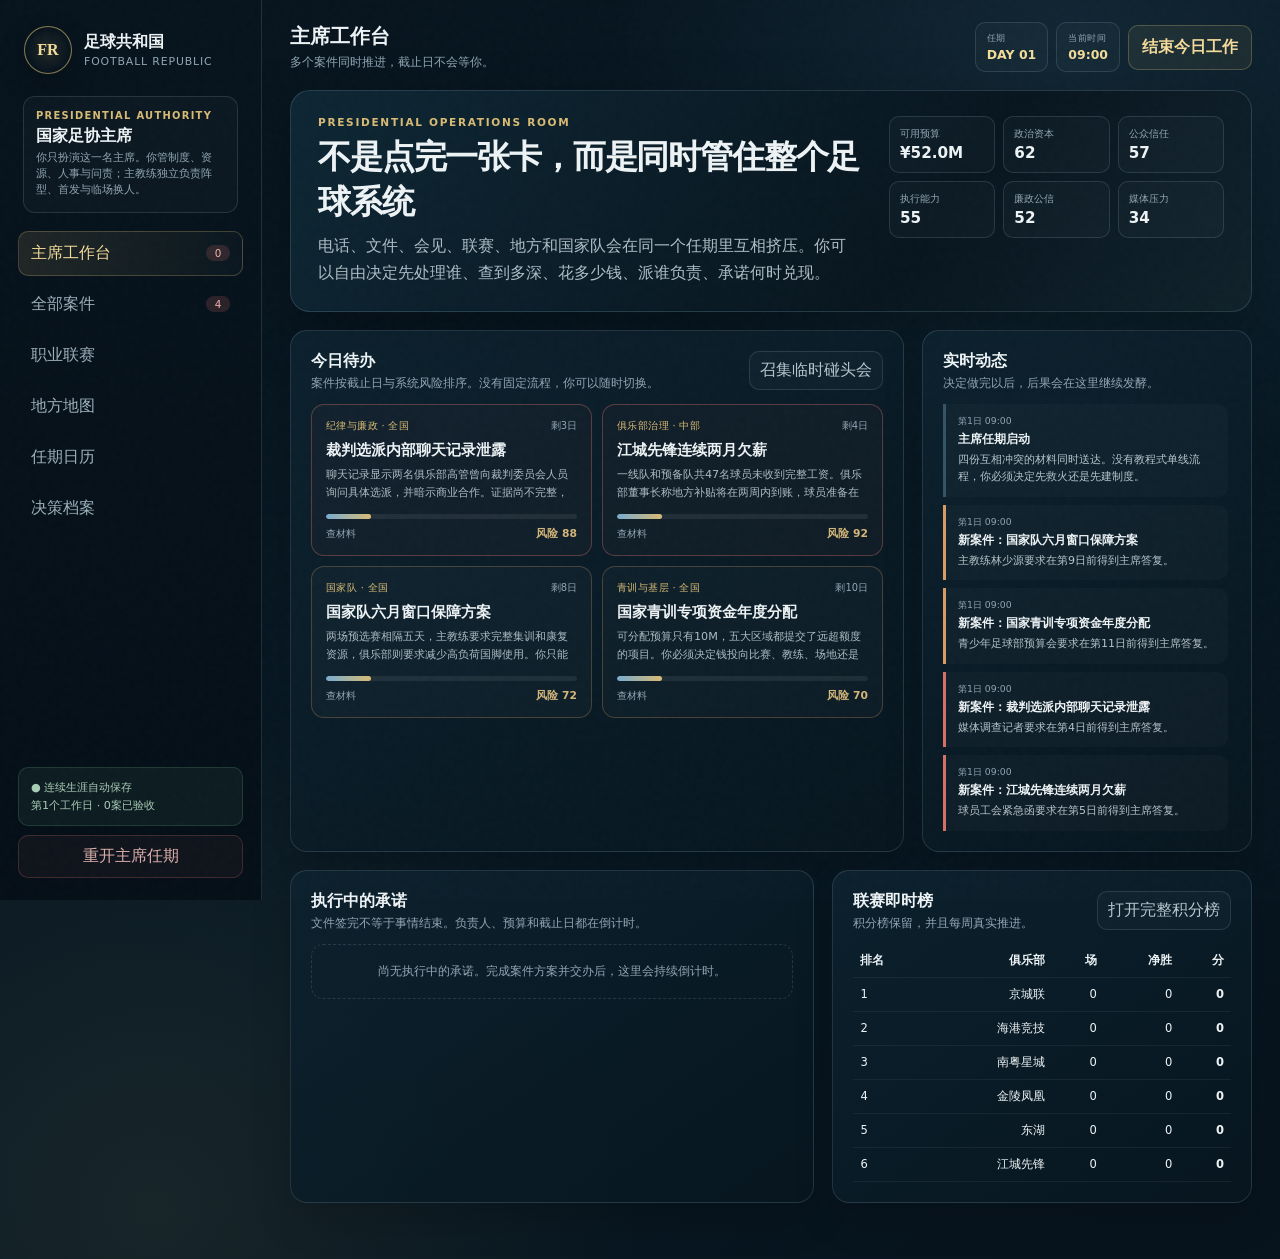
<file: progress_site/game/index.html>
<!doctype html>
<html lang="zh-CN">
<head>
  <meta charset="utf-8">
  <meta name="viewport" content="width=device-width, initial-scale=1, viewport-fit=cover">
  <meta name="theme-color" content="#07131d">
  <meta name="description" content="Football Republic 足协主席连续工作日模拟器">
  <title>足球共和国 · 足协主席生涯</title>
  <link rel="stylesheet" href="styles.css">
  <link rel="stylesheet" href="live.css">
</head>
<body>
<div class="grain" aria-hidden="true"></div>
<div class="live-app">
  <aside class="live-sidebar">
    <div class="brand"><div class="seal">FR</div><div><b>足球共和国</b><small>FOOTBALL REPUBLIC</small></div></div>
    <div class="identity"><div class="eyebrow">PRESIDENTIAL AUTHORITY</div><strong>国家足协主席</strong><span>你只扮演这一名主席。你管制度、资源、人事与问责；主教练独立负责阵型、首发与临场换人。</span></div>
    <nav class="live-nav">
      <button class="nav-button active" data-view="desk">主席工作台 <em id="deskBadge">0</em></button>
      <button class="nav-button" data-view="cases">全部案件 <em id="caseBadge">0</em></button>
      <button class="nav-button" data-view="league">职业联赛</button>
      <button class="nav-button" data-view="map">地方地图</button>
      <button class="nav-button" data-view="calendar">任期日历</button>
      <button class="nav-button" data-view="archive">决策档案</button>
    </nav>
    <div class="sidebar-bottom">
      <div class="save-badge">● 连续生涯自动保存<br><span id="saveSummary">第1个工作日</span></div>
      <button class="reset" id="resetButton">重开主席任期</button>
    </div>
  </aside>

  <main class="live-main">
    <header class="live-topbar">
      <div><h1 id="pageTitle">主席工作台</h1><p id="pageSubtitle">多个案件同时推进，截止日不会等你。</p></div>
      <div class="term-clock"><div><span>任期</span><b id="termDay">DAY 01</b></div><div><span>当前时间</span><b id="termTime">09:00</b></div><button id="advanceDayButton">结束今日工作</button></div>
    </header>

    <section class="live-view active" id="deskView">
      <div class="desk-hero">
        <div><div class="hero-kicker">PRESIDENTIAL OPERATIONS ROOM</div><h2>不是点完一张卡，而是同时管住整个足球系统</h2><p>电话、文件、会见、联赛、地方和国家队会在同一个任期里互相挤压。你可以自由决定先处理谁、查到多深、花多少钱、派谁负责、承诺何时兑现。</p></div>
        <div class="resource-strip" id="resourceStrip"></div>
      </div>
      <div class="desk-grid">
        <div class="panel queue-panel"><div class="panel-heading"><div><h3>今日待办</h3><p>案件按截止日与系统风险排序。没有固定流程，你可以随时切换。</p></div><button class="secondary compact-button" id="newBriefingButton">召集临时碰头会</button></div><div id="priorityQueue" class="case-queue"></div></div>
        <div class="panel pulse-panel"><div class="panel-heading"><div><h3>实时动态</h3><p>决定做完以后，后果会在这里继续发酵。</p></div></div><div id="liveFeed" class="live-feed"></div></div>
      </div>
      <div class="desk-grid lower">
        <div class="panel"><div class="panel-heading"><div><h3>执行中的承诺</h3><p>文件签完不等于事情结束。负责人、预算和截止日都在倒计时。</p></div></div><div id="commitmentBoard" class="commitment-board"></div></div>
        <div class="panel"><div class="panel-heading"><div><h3>联赛即时榜</h3><p>积分榜保留，并且每周真实推进。</p></div><button class="secondary compact-button" data-jump="league">打开完整积分榜</button></div><div id="miniTable"></div></div>
      </div>
    </section>

    <section class="live-view" id="casesView">
      <div class="view-hero"><div class="hero-kicker">CASE COMMAND</div><h2>主席案件室</h2><p>每个案件都需要你收集证据、设计方案、选择执行负责人并承担后续结果。不是统一的三选一。</p></div>
      <div class="case-room">
        <div class="panel case-list-panel"><div class="case-tabs" id="caseTabs"></div><div id="allCasesList" class="case-list"></div></div>
        <div class="panel case-detail-panel" id="caseDetail"><div class="empty">从左侧选择一个案件。</div></div>
      </div>
    </section>

    <section class="live-view" id="leagueView">
      <div class="view-hero"><div class="hero-kicker">PROFESSIONAL LEAGUE</div><h2>联赛不是背景板</h2><p>十二家俱乐部拥有不同财务、青训、工资与地方关系。每周赛果、现金流和政策环境都会继续变化。</p></div>
      <div class="league-grid"><div class="panel"><h3>全国职业联赛积分榜</h3><div id="leagueTable"></div></div><div class="panel"><h3>本轮赛况与风险</h3><div id="leagueRoundFeed" class="archive"></div></div></div>
      <div class="panel" style="margin-top:18px"><h3>俱乐部生态</h3><div id="clubGrid" class="club-grid"></div></div>
    </section>

    <section class="live-view" id="mapView">
      <div class="view-hero"><div class="hero-kicker">REGIONAL FOOTBALL MAP</div><h2>地方不会整齐执行你的文件</h2><p>地方足协、俱乐部、学校和场馆各有自己的利益。地图展示正在积压的现实问题，而不是抽象分数。</p></div>
      <div id="regionMap" class="region-map"></div>
    </section>

    <section class="live-view" id="calendarView">
      <div class="view-hero"><div class="hero-kicker">TERM CALENDAR</div><h2>所有承诺都有日期</h2><p>联赛轮次、国家队窗口、听证会、审计、拨款和地方视察共同占用主席时间。</p></div>
      <div class="calendar-layout"><div class="panel"><h3>未来30日</h3><div id="calendarTimeline" class="calendar-timeline"></div></div><div class="panel"><h3>安排一次主席行动</h3><div id="scheduleActionArea"></div></div></div>
    </section>

    <section class="live-view" id="archiveView">
      <div class="view-hero"><div class="hero-kicker">PRESIDENTIAL RECORD</div><h2>你的任期档案</h2><p>每一份证据、承诺、拨款、妥协、问责和比赛结果都会留下时间戳。</p></div>
      <div class="archive-layout"><div class="panel"><h3>完整工作记录</h3><div id="fullArchive" class="archive"></div></div><div class="panel"><h3>任期结果面板</h3><div id="legacyPanel"></div></div></div>
    </section>
  </main>
</div>

<template id="legacyRegressionContract">
  <p>你治理整个足球体系；政策不是加成卡，而是一条执行链；不能发出战术指令。</p>
  <div id="tableArea">预选赛战报</div>
</template>

<!-- Legacy assets retained for save compatibility and regression coverage; they do not execute in the new workday shell. -->
<script type="application/x-football-republic-legacy" src="campaign-data.js"></script>
<script type="application/x-football-republic-legacy" src="policy-data.js"></script>
<script type="application/x-football-republic-legacy" src="campaign-core.js"></script>
<script type="application/x-football-republic-legacy" src="policy-core.js"></script>
<script type="application/x-football-republic-legacy" src="policy-fixes.js"></script>
<script type="application/x-football-republic-legacy" src="campaign-ui.js"></script>
<script src="live-data.js" defer></script>
<script src="live-core.js" defer></script>
<script src="live-ui.js" defer></script>
</body>
</html>
</file>
<file: progress_site/game/styles.css>
:root{color-scheme:dark;--ink:#07131d;--panel:#0b1d29;--panel2:#102735;--line:rgba(171,198,214,.16);--gold:#d8bb74;--gold2:#f3db9a;--text:#edf3f5;--muted:#91a6b3;--green:#75c092;--red:#d66f68;--blue:#78acd0;--shadow:0 26px 70px rgba(0,0,0,.34)}
    *{box-sizing:border-box} html{scroll-behavior:smooth;background:var(--ink)}
    body{margin:0;min-height:100vh;color:var(--text);font-family:Inter,ui-sans-serif,system-ui,-apple-system,BlinkMacSystemFont,"Segoe UI","PingFang SC","Microsoft YaHei",sans-serif;background:radial-gradient(circle at 83% 4%,rgba(79,142,171,.13),transparent 28%),radial-gradient(circle at 12% 96%,rgba(216,187,116,.08),transparent 30%),linear-gradient(145deg,#07131d,#081924 54%,#07131d)}
    button,a{font:inherit}button{cursor:pointer}.grain{position:fixed;inset:0;pointer-events:none;opacity:.2;z-index:20;background-image:url("data:image/svg+xml,%3Csvg viewBox='0 0 180 180' xmlns='http://www.w3.org/2000/svg'%3E%3Cfilter id='n'%3E%3CfeTurbulence type='fractalNoise' baseFrequency='.8' numOctaves='2' stitchTiles='stitch'/%3E%3C/filter%3E%3Crect width='100%25' height='100%25' filter='url(%23n)' opacity='.10'/%3E%3C/svg%3E")}
    .app{display:grid;grid-template-columns:252px minmax(0,1fr);min-height:100vh}aside{position:sticky;top:0;height:100vh;padding:24px 18px;border-right:1px solid var(--line);background:linear-gradient(180deg,rgba(7,20,30,.98),rgba(5,15,23,.96));display:flex;flex-direction:column;z-index:8}.brand{display:flex;align-items:center;gap:12px;padding:4px 6px 22px}.seal{width:48px;height:48px;display:grid;place-items:center;border:1px solid rgba(216,187,116,.62);border-radius:50%;color:var(--gold2);font-family:Georgia,serif;font-weight:900;background:radial-gradient(circle,rgba(216,187,116,.13),transparent 70%);box-shadow:0 10px 28px rgba(0,0,0,.24)}.brand b{display:block}.brand small{display:block;margin-top:2px;color:var(--muted);font-size:.68rem;letter-spacing:.08em}.identity{margin:0 5px 18px;padding:13px 12px;border:1px solid var(--line);border-radius:12px;background:rgba(255,255,255,.025)}.identity .eyebrow{color:var(--gold);font-size:.62rem;letter-spacing:.13em;font-weight:800}.identity strong{display:block;margin-top:5px}.identity span{display:block;margin-top:3px;color:var(--muted);font-size:.7rem;line-height:1.45}nav{display:grid;gap:6px}.nav-button{width:100%;text-align:left;padding:11px 12px;border:1px solid transparent;border-radius:10px;background:transparent;color:#9db0bc}.nav-button:hover{background:rgba(255,255,255,.035);color:var(--text)}.nav-button.active{border-color:rgba(216,187,116,.26);background:linear-gradient(90deg,rgba(216,187,116,.12),rgba(255,255,255,.02));color:var(--gold2)}.sidebar-bottom{margin-top:auto}.save-badge{padding:11px 12px;border-radius:10px;background:rgba(117,192,146,.075);border:1px solid rgba(117,192,146,.19);color:#a9cdb6;font-size:.7rem;line-height:1.55}.reset{width:100%;margin-top:9px;padding:10px;border:1px solid rgba(214,111,104,.24);border-radius:10px;background:rgba(214,111,104,.055);color:#ddb0ad}
    main{min-width:0;padding:22px 28px 50px}.topbar{display:flex;justify-content:space-between;gap:18px;align-items:center;margin-bottom:20px}.topbar h1{margin:0;font-size:1.25rem}.topbar p{margin:4px 0 0;color:var(--muted);font-size:.76rem}.clock{padding:10px 13px;border:1px solid var(--line);border-radius:11px;background:rgba(255,255,255,.025);text-align:right}.clock b{display:block;color:var(--gold2);font-size:.84rem}.clock span{color:var(--muted);font-size:.68rem}.scene{display:none}.scene.active{display:block;animation:fade .25s ease}@keyframes fade{from{opacity:.4;transform:translateY(4px)}to{opacity:1;transform:none}}
    .hero{position:relative;overflow:hidden;padding:28px;border:1px solid rgba(137,174,195,.21);border-radius:22px;background:linear-gradient(125deg,rgba(14,39,53,.98),rgba(8,22,31,.98) 62%,rgba(17,34,43,.98));box-shadow:var(--shadow)}.hero::after{content:"";position:absolute;right:-80px;top:-130px;width:360px;height:360px;border-radius:50%;border:1px solid rgba(216,187,116,.13);box-shadow:0 0 0 35px rgba(216,187,116,.025),0 0 0 76px rgba(216,187,116,.018)}.hero-kicker{color:var(--gold);font-size:.66rem;letter-spacing:.16em;font-weight:900}.hero h2{position:relative;z-index:1;margin:8px 0 7px;font-size:clamp(1.55rem,3vw,2.65rem);letter-spacing:-.035em}.hero p{position:relative;z-index:1;max-width:790px;margin:0;color:#afbec6;line-height:1.72}.stage-row{position:relative;z-index:1;display:flex;flex-wrap:wrap;gap:7px;margin-top:20px}.stage{padding:6px 9px;border:1px solid var(--line);border-radius:999px;color:#6f8490;font-size:.66rem;background:rgba(255,255,255,.018)}.stage.done{color:#9cc4aa;border-color:rgba(117,192,146,.21)}.stage.current{color:#15202a;background:var(--gold);border-color:var(--gold);font-weight:850}
    .grid{display:grid;grid-template-columns:minmax(0,1.42fr) minmax(300px,.78fr);gap:18px;margin-top:18px}.grid.equal{grid-template-columns:1fr 1fr}.panel{padding:20px;border:1px solid var(--line);border-radius:17px;background:linear-gradient(145deg,rgba(13,34,47,.9),rgba(8,22,31,.9));box-shadow:0 16px 38px rgba(0,0,0,.18)}.panel h3{margin:0 0 6px;font-size:1rem}.panel-lede{margin:0 0 16px;color:var(--muted);font-size:.76rem;line-height:1.55}.choices{display:grid;gap:9px}.choice{width:100%;padding:14px 15px;text-align:left;border:1px solid rgba(137,174,195,.16);border-radius:12px;background:rgba(255,255,255,.025);color:var(--text);transition:.18s}.choice:hover{transform:translateY(-1px);border-color:rgba(216,187,116,.42);background:rgba(216,187,116,.055)}.choice b{display:block;margin-bottom:4px}.choice span{display:block;color:var(--muted);font-size:.72rem;line-height:1.5}.choice.selected{border-color:var(--gold);background:rgba(216,187,116,.09)}.primary{width:100%;margin-top:13px;padding:12px 14px;border:0;border-radius:11px;color:#13202a;background:linear-gradient(135deg,var(--gold2),var(--gold));font-weight:900;box-shadow:0 12px 25px rgba(216,187,116,.15)}.primary:disabled{cursor:not-allowed;opacity:.36;box-shadow:none}.secondary{width:100%;padding:10px 12px;border:1px solid var(--line);border-radius:10px;color:#b8c6ce;background:rgba(255,255,255,.025)}
    .brief-list,.archive,.schedule{display:grid;gap:9px}.brief{display:flex;justify-content:space-between;gap:14px;padding-bottom:9px;border-bottom:1px solid rgba(255,255,255,.055)}.brief:last-child{border-bottom:0}.brief span{color:var(--muted);font-size:.72rem}.brief b{font-size:.76rem;text-align:right}.metrics{display:grid;grid-template-columns:repeat(2,1fr);gap:9px}.metric{padding:12px;border:1px solid var(--line);border-radius:11px;background:rgba(255,255,255,.018)}.metric span{display:block;color:var(--muted);font-size:.65rem}.metric b{display:block;margin-top:4px;font-size:1.02rem}.metric.good b{color:#9bc9ab}.metric.warn b{color:#e4c787}.metric.bad b{color:#df918c}.authority,.notice{padding:12px 13px;border:1px solid rgba(120,172,208,.19);border-radius:11px;background:rgba(120,172,208,.055);color:#b5c8d3;font-size:.73rem;line-height:1.6}.notice{border-color:rgba(117,192,146,.18);background:rgba(117,192,146,.055);color:#a9cdb6}.guest-list{display:grid;gap:8px}.guest{display:grid;grid-template-columns:38px 1fr;gap:10px;align-items:center;padding:10px;border:1px solid var(--line);border-radius:11px;background:rgba(255,255,255,.02)}.guest-avatar{width:38px;height:38px;display:grid;place-items:center;border-radius:10px;color:var(--gold2);background:linear-gradient(145deg,#214252,#102733);font-family:Georgia,serif;font-weight:900}.guest b{display:block;font-size:.77rem}.guest span{color:var(--muted);font-size:.66rem}
    .stadium{overflow:hidden;position:relative;min-height:240px;border:1px solid rgba(216,187,116,.21);border-radius:17px;background:linear-gradient(180deg,rgba(4,13,20,.12),rgba(4,13,20,.85)),radial-gradient(ellipse at center 84%,#37755a 0 20%,#163c31 21% 29%,#132a30 30% 45%,#07131d 46%);box-shadow:var(--shadow)}.floodlights{position:absolute;left:8%;right:8%;top:15px;display:flex;justify-content:space-between;color:#dce8ee;text-shadow:0 0 18px #e7f5ff;font-size:1.8rem;opacity:.9}.scoreboard{position:relative;z-index:2;width:min(650px,90%);margin:45px auto 0;padding:18px;border:1px solid rgba(216,187,116,.32);border-radius:14px;background:rgba(4,13,20,.78);backdrop-filter:blur(7px);text-align:center}.scoreboard small{color:var(--gold);letter-spacing:.12em}.scoreline{display:grid;grid-template-columns:1fr auto 1fr;align-items:center;gap:16px;margin-top:10px}.scoreline strong{font-size:2.3rem}.scoreline b{font-size:.9rem}.match-clock{margin-top:5px;color:var(--muted);font-size:.72rem}.timeline{display:grid;gap:8px;max-height:430px;overflow:auto;padding-right:3px}.event{display:grid;grid-template-columns:52px 1fr;gap:10px;padding:11px;border-left:3px solid rgba(137,174,195,.26);background:rgba(255,255,255,.025);border-radius:0 10px 10px 0}.event.goal-home{border-color:var(--green)}.event.goal-away{border-color:var(--red)}.event b{color:var(--gold2);font-size:.75rem}.event span{color:#b7c4cb;font-size:.73rem;line-height:1.52}.empty{padding:18px;text-align:center;border:1px dashed var(--line);border-radius:12px;color:var(--muted);font-size:.75rem}.quote{padding:18px;border-left:4px solid var(--gold);background:rgba(216,187,116,.06);border-radius:0 12px 12px 0;font-family:Georgia,"Noto Serif SC",serif;font-size:1.02rem;line-height:1.8}.result-banner{text-align:center;padding:22px;border:1px solid rgba(216,187,116,.24);border-radius:15px;background:radial-gradient(circle at 50% 0,rgba(216,187,116,.12),rgba(7,19,29,.85))}.result-banner .big{font-size:2.45rem;font-weight:950}.result-banner span{display:block;color:var(--muted);font-size:.73rem}.record,.fixture{padding:12px;border:1px solid var(--line);border-radius:11px;background:rgba(255,255,255,.02)}.record time,.fixture small{color:var(--gold);font-size:.64rem}.record p,.fixture p{margin:5px 0 0;color:#b6c3ca;font-size:.72rem;line-height:1.55}.fixture{display:grid;grid-template-columns:50px 1fr auto;gap:10px;align-items:center}.fixture .round{font-weight:900;color:var(--gold2)}.fixture.current{border-color:rgba(216,187,116,.55);background:rgba(216,187,116,.06)}.fixture.done{border-color:rgba(117,192,146,.18)}.fixture .score{font-weight:900}.table{width:100%;border-collapse:collapse;font-size:.72rem}.table th,.table td{padding:9px 7px;text-align:right;border-bottom:1px solid rgba(255,255,255,.055)}.table th:first-child,.table td:first-child{text-align:left}.table tr.user{background:rgba(216,187,116,.055);color:var(--gold2)}.tag{display:inline-flex;padding:4px 7px;border-radius:999px;border:1px solid var(--line);color:var(--muted);font-size:.62rem}.tag.good{color:#9bc9ab;border-color:rgba(117,192,146,.22)}.tag.bad{color:#df918c;border-color:rgba(214,111,104,.22)}
    @media(max-width:900px){.app{grid-template-columns:1fr}aside{position:relative;height:auto;border-right:0;border-bottom:1px solid var(--line);padding:14px 16px}.brand{padding-bottom:12px}.identity{display:none}nav{display:flex;overflow:auto}.nav-button{white-space:nowrap;width:auto}.sidebar-bottom{display:flex;gap:8px;margin-top:12px}.save-badge{flex:1}.reset{width:auto;margin:0}.grid,.grid.equal{grid-template-columns:1fr}main{padding:18px 16px 42px}.topbar{align-items:flex-start}.clock{display:none}}
    @media(max-width:560px){.hero{padding:21px 18px}.panel{padding:16px}.scoreline{gap:7px}.scoreline strong{font-size:1.85rem}.metrics{grid-template-columns:1fr 1fr}.topbar h1{font-size:1.05rem}.fixture{grid-template-columns:42px 1fr}.fixture .score{grid-column:2}}
</file>
<file: progress_site/game/live.css>
:root{--live-bg:#07131d;--live-panel:#0b1d29;--live-panel2:#102735;--live-line:rgba(171,198,214,.16);--live-gold:#d8bb74;--live-gold2:#f3db9a;--live-text:#edf3f5;--live-muted:#91a6b3;--live-green:#75c092;--live-red:#d66f68;--live-blue:#78acd0;--live-orange:#d99b62}
*{box-sizing:border-box}.live-app{display:grid;grid-template-columns:262px minmax(0,1fr);min-height:100vh;color:var(--live-text)}.live-sidebar{position:sticky;top:0;height:100vh;padding:22px 18px;border-right:1px solid var(--live-line);background:linear-gradient(180deg,rgba(7,20,30,.99),rgba(5,15,23,.97));display:flex;flex-direction:column;z-index:10}.live-nav{display:grid;gap:6px}.live-nav .nav-button{display:flex;justify-content:space-between;align-items:center}.live-nav em{min-width:24px;padding:2px 6px;border-radius:999px;background:rgba(214,111,104,.18);color:#f0b2ad;text-align:center;font-size:.65rem;font-style:normal}.live-main{min-width:0;padding:22px 28px 56px}.live-topbar{display:flex;justify-content:space-between;align-items:center;gap:18px;margin-bottom:18px}.live-topbar h1{margin:0;font-size:1.25rem}.live-topbar p{margin:4px 0 0;color:var(--live-muted);font-size:.76rem}.term-clock{display:flex;align-items:center;gap:8px}.term-clock>div{padding:9px 11px;border:1px solid var(--live-line);border-radius:10px;background:rgba(255,255,255,.025)}.term-clock span{display:block;color:var(--live-muted);font-size:.58rem;letter-spacing:.06em}.term-clock b{display:block;margin-top:2px;color:var(--live-gold2);font-size:.78rem}.term-clock button{padding:11px 13px;border:1px solid rgba(216,187,116,.28);border-radius:10px;background:rgba(216,187,116,.08);color:var(--live-gold2);font-weight:800}.live-view{display:none}.live-view.active{display:block;animation:liveFade .2s ease}@keyframes liveFade{from{opacity:.45;transform:translateY(4px)}to{opacity:1;transform:none}}
.desk-hero,.view-hero{display:flex;justify-content:space-between;gap:28px;padding:25px 27px;border:1px solid rgba(137,174,195,.21);border-radius:20px;background:linear-gradient(125deg,rgba(14,39,53,.98),rgba(8,22,31,.98) 66%,rgba(17,34,43,.98));box-shadow:0 22px 60px rgba(0,0,0,.28)}.desk-hero h2,.view-hero h2{margin:7px 0 7px;font-size:clamp(1.45rem,2.6vw,2.45rem);letter-spacing:-.035em}.desk-hero p,.view-hero p{max-width:810px;margin:0;color:#afbec6;line-height:1.7}.resource-strip{min-width:335px;display:grid;grid-template-columns:repeat(3,1fr);gap:8px;align-self:flex-start}.resource{padding:10px;border:1px solid var(--live-line);border-radius:10px;background:rgba(255,255,255,.025)}.resource span{display:block;color:var(--live-muted);font-size:.62rem}.resource b{display:block;margin-top:3px;font-size:.95rem}.resource.bad b{color:#e39a94}.desk-grid{display:grid;grid-template-columns:minmax(0,1.35fr) minmax(330px,.65fr);gap:18px;margin-top:18px}.desk-grid.lower{grid-template-columns:minmax(0,1fr) minmax(360px,.8fr)}.panel-heading{display:flex;justify-content:space-between;align-items:flex-start;gap:12px;margin-bottom:13px}.panel-heading h3{margin:0}.panel-heading p{margin:4px 0 0;color:var(--live-muted);font-size:.72rem}.compact-button{width:auto!important;padding:8px 10px!important}.case-queue{display:grid;grid-template-columns:repeat(2,minmax(0,1fr));gap:10px}.case-card{position:relative;overflow:hidden;padding:14px;text-align:left;border:1px solid var(--live-line);border-radius:13px;background:rgba(255,255,255,.022);color:var(--live-text);transition:.18s}.case-card:hover{transform:translateY(-2px);border-color:rgba(216,187,116,.45);background:rgba(216,187,116,.045)}.case-card.warning{border-color:rgba(217,155,98,.28)}.case-card.danger{border-color:rgba(214,111,104,.36);background:rgba(214,111,104,.035)}.case-card-top,.case-card-foot{display:flex;justify-content:space-between;gap:10px;align-items:center}.case-card-top span{color:var(--live-gold);font-size:.61rem;letter-spacing:.04em}.case-card-top em{font-style:normal;color:var(--live-muted);font-size:.62rem}.case-card h4{margin:8px 0 6px;font-size:.92rem}.case-card p{height:3.2em;overflow:hidden;margin:0;color:#aebcc4;font-size:.7rem;line-height:1.55}.case-progress{height:5px;margin:12px 0 8px;border-radius:999px;background:rgba(255,255,255,.07);overflow:hidden}.case-progress i{display:block;height:100%;background:linear-gradient(90deg,var(--live-blue),var(--live-gold));border-radius:inherit}.case-card-foot span{color:var(--live-muted);font-size:.64rem}.case-card-foot b{font-size:.67rem;color:#d5b77a}.live-feed{display:grid;gap:8px;max-height:535px;overflow:auto;padding-right:3px}.feed-item{padding:11px 12px;border-left:3px solid rgba(120,172,208,.35);border-radius:0 10px 10px 0;background:rgba(255,255,255,.022)}.feed-item.success{border-color:var(--live-green)}.feed-item.warning{border-color:var(--live-orange)}.feed-item.danger{border-color:var(--live-red)}.feed-item.league{border-color:var(--live-gold)}.feed-item time{display:block;color:var(--live-muted);font-size:.58rem}.feed-item b{display:block;margin-top:3px;font-size:.76rem}.feed-item p{margin:4px 0 0;color:#b7c4cb;font-size:.69rem;line-height:1.5}.commitment-board{display:grid;gap:8px}.commitment{display:grid;grid-template-columns:1fr auto;gap:8px;width:100%;padding:11px;text-align:left;border:1px solid var(--live-line);border-radius:11px;background:rgba(255,255,255,.02);color:var(--live-text)}.commitment span{display:block;color:var(--live-muted);font-size:.61rem}.commitment b{display:block;margin-top:3px;font-size:.76rem}.commitment strong{align-self:center;color:var(--live-gold2)}.commitment>i{grid-column:1/-1;height:5px;border-radius:999px;background:rgba(255,255,255,.07);overflow:hidden}.commitment>i em{display:block;height:100%;background:var(--live-green)}.live-table td small{display:block;color:var(--live-muted);font-size:.58rem;margin-top:2px}.live-table.full td,.live-table.full th{padding:10px 8px}.live-table strong{color:var(--live-gold2)}
.case-room{display:grid;grid-template-columns:310px minmax(0,1fr);gap:18px;margin-top:18px}.case-list-panel{padding:0;overflow:hidden}.case-tabs{display:flex;border-bottom:1px solid var(--live-line)}.case-tab{flex:1;padding:11px;border:0;border-right:1px solid var(--live-line);background:rgba(255,255,255,.02);color:var(--live-muted)}.case-tab.active{background:rgba(216,187,116,.08);color:var(--live-gold2)}.case-list{display:grid;max-height:720px;overflow:auto}.case-list-item{padding:13px 14px;text-align:left;border:0;border-bottom:1px solid rgba(255,255,255,.055);background:transparent;color:var(--live-text)}.case-list-item:hover,.case-list-item.active{background:rgba(216,187,116,.055)}.case-list-item span,.case-list-item small{display:block;color:var(--live-muted);font-size:.61rem}.case-list-item b{display:block;margin:4px 0;font-size:.76rem}.case-detail-panel{min-height:650px}.case-dossier-head{display:grid;grid-template-columns:1fr auto;gap:22px;align-items:start}.case-dossier-head>div>span{color:var(--live-gold);font-size:.63rem}.case-dossier-head h2{margin:7px 0 8px;font-size:1.55rem}.case-dossier-head p{max-width:850px;margin:0;color:#afbec6;line-height:1.65}.deadline-orb{width:86px;height:86px;display:grid;place-items:center;align-content:center;border:1px solid rgba(216,187,116,.3);border-radius:50%;background:radial-gradient(circle,rgba(216,187,116,.11),rgba(8,22,31,.4));text-align:center}.deadline-orb.late{border-color:rgba(214,111,104,.5);background:rgba(214,111,104,.07)}.deadline-orb b{font-size:1.45rem}.deadline-orb span{color:var(--live-muted);font-size:.58rem}.case-stage-line{display:grid;grid-template-columns:repeat(5,1fr);gap:6px;margin:18px 0}.case-stage-line span{padding:8px;border:1px solid var(--live-line);border-radius:999px;text-align:center;color:#718691;font-size:.63rem}.case-stage-line span.active{background:var(--live-gold);color:#13202a;border-color:var(--live-gold);font-weight:900}.stage-intro{margin-bottom:14px}.stage-intro h3{margin:0 0 5px}.stage-intro p{margin:0;color:var(--live-muted);font-size:.73rem;line-height:1.55}.evidence-grid{display:grid;grid-template-columns:repeat(2,1fr);gap:10px}.evidence{min-height:125px;padding:13px;text-align:left;border:1px dashed rgba(137,174,195,.28);border-radius:12px;background:rgba(255,255,255,.018);color:var(--live-text)}.evidence:hover{border-style:solid;border-color:rgba(216,187,116,.42)}.evidence.seen{border-style:solid;background:rgba(117,192,146,.045);border-color:rgba(117,192,146,.24)}.evidence span{color:var(--live-gold);font-size:.58rem}.evidence b{display:block;margin:5px 0;font-size:.78rem}.evidence p{margin:0;color:var(--live-muted);font-size:.69rem;line-height:1.5}.stage-footer{display:flex;justify-content:space-between;align-items:center;gap:15px;margin-top:14px;padding-top:14px;border-top:1px solid var(--live-line)}.stage-footer b,.stage-footer span{display:block}.stage-footer span{margin-top:2px;color:var(--live-muted);font-size:.63rem}.inline-primary{width:auto!important;margin:0!important}.design-layout{display:grid;grid-template-columns:minmax(0,1.2fr) minmax(280px,.8fr);gap:15px}.parameter-stack{display:grid;gap:10px}.parameter{display:block;padding:12px;border:1px solid var(--live-line);border-radius:11px;background:rgba(255,255,255,.02)}.parameter>div{display:flex;justify-content:space-between;gap:12px}.parameter b{font-size:.73rem}.parameter output{color:var(--live-gold2);font-weight:900}.parameter input[type=range]{width:100%;margin-top:12px;accent-color:var(--live-gold)}.toggle-row,.select-row{display:flex;gap:10px;align-items:flex-start;padding:12px;border:1px solid var(--live-line);border-radius:11px;background:rgba(255,255,255,.02)}.toggle-row input{margin-top:3px;accent-color:var(--live-gold)}.toggle-row b,.toggle-row small{display:block}.toggle-row b{font-size:.73rem}.toggle-row small{margin-top:3px;color:var(--live-muted);font-size:.65rem;line-height:1.45}.select-row{justify-content:space-between;align-items:center}.select-row select{min-width:190px;padding:8px;border:1px solid var(--live-line);border-radius:8px;background:#0c2230;color:var(--live-text)}.scope-grid{display:grid;grid-template-columns:repeat(2,1fr);gap:8px}.scope-chip input{display:none}.scope-chip span{display:block;padding:11px;border:1px solid var(--live-line);border-radius:10px;text-align:center;color:var(--live-muted);cursor:pointer}.scope-chip input:checked+span{border-color:var(--live-gold);background:rgba(216,187,116,.08);color:var(--live-gold2)}.plan-preview{position:sticky;top:20px;align-self:start;padding:17px;border:1px solid rgba(216,187,116,.25);border-radius:14px;background:radial-gradient(circle at 50% 0,rgba(216,187,116,.09),rgba(7,19,29,.9))}.plan-preview>span{color:var(--live-gold);font-size:.61rem;letter-spacing:.08em}.plan-preview h4{margin:7px 0 14px;line-height:1.55}.plan-preview>div{display:flex;justify-content:space-between;padding:8px 0;border-top:1px solid rgba(255,255,255,.055);font-size:.7rem}.plan-preview p{color:var(--live-muted);font-size:.68rem;line-height:1.5}.allocation-grid{display:grid;grid-template-columns:repeat(2,1fr);gap:9px}.implementation-layout{display:grid;grid-template-columns:minmax(0,1.2fr) minmax(290px,.8fr);gap:16px}.official-grid{display:grid;gap:8px}.official-card{display:grid;grid-template-columns:42px 1fr;gap:10px;align-items:center;width:100%;padding:10px;text-align:left;border:1px solid var(--live-line);border-radius:11px;background:rgba(255,255,255,.018);color:var(--live-text)}.official-card:hover,.official-card.selected{border-color:var(--live-gold);background:rgba(216,187,116,.06)}.official-card.full{opacity:.35}.official-avatar{width:42px;height:42px;display:grid;place-items:center;border-radius:11px;background:linear-gradient(145deg,#214252,#102733);color:var(--live-gold2);font-weight:900}.official-card b,.official-card span,.official-card small{display:block}.official-card b{font-size:.72rem}.official-card span{margin-top:2px;color:#aebdc5;font-size:.63rem}.official-card small{margin-top:4px;color:var(--live-muted);font-size:.59rem}.implementation-controls{display:grid;gap:10px}.monitor-hero{display:flex;justify-content:space-between;gap:18px;padding:17px;border:1px solid var(--live-line);border-radius:13px;background:rgba(255,255,255,.02)}.monitor-hero span{color:var(--live-muted);font-size:.61rem}.monitor-hero h3{margin:4px 0 6px}.monitor-hero p{margin:0;color:#b5c3ca;font-size:.7rem;line-height:1.5}.monitor-gauge{text-align:center}.monitor-gauge b{display:block;font-size:1.8rem;color:var(--live-gold2)}.monitor-track{height:9px;margin:12px 0 14px;border-radius:999px;background:rgba(255,255,255,.07);overflow:hidden}.monitor-track i{display:block;height:100%;background:linear-gradient(90deg,var(--live-blue),var(--live-green));border-radius:inherit}.monitor-actions{display:grid;grid-template-columns:repeat(2,1fr);gap:9px}.monitor-actions button{padding:12px;text-align:left;border:1px solid var(--live-line);border-radius:11px;background:rgba(255,255,255,.02);color:var(--live-text)}.monitor-actions button:hover{border-color:rgba(216,187,116,.4)}.monitor-actions b,.monitor-actions span{display:block}.monitor-actions b{font-size:.73rem}.monitor-actions span{margin-top:3px;color:var(--live-muted);font-size:.64rem;line-height:1.45}.case-notes{margin-top:15px;padding-top:13px;border-top:1px solid var(--live-line)}.case-notes h4{margin:0 0 8px}.case-notes p{margin:5px 0;padding:8px 10px;border-radius:8px;background:rgba(255,255,255,.02);color:#afbec6;font-size:.67rem}.result-sheet{text-align:center;padding:28px;border:1px solid rgba(117,192,146,.25);border-radius:15px;background:radial-gradient(circle at 50% 0,rgba(117,192,146,.12),rgba(7,19,29,.85))}.result-sheet>span{color:var(--live-muted);font-size:.63rem}.result-sheet h3{margin:6px 0}.result-score{font-size:3.4rem;font-weight:950;color:var(--live-gold2)}.result-sheet>p{max-width:700px;margin:9px auto 14px;color:#bac7cd}
.league-grid,.calendar-layout,.archive-layout{display:grid;grid-template-columns:minmax(0,1.35fr) minmax(320px,.65fr);gap:18px;margin-top:18px}.club-grid{display:grid;grid-template-columns:repeat(3,1fr);gap:10px}.club-card{padding:13px;border:1px solid var(--live-line);border-radius:12px;background:rgba(255,255,255,.018)}.club-card span{color:var(--live-muted);font-size:.61rem}.club-card h4{margin:4px 0 10px}.club-vitals{display:grid;grid-template-columns:repeat(2,1fr);gap:6px}.club-vitals span{padding:7px;border-radius:8px;background:rgba(255,255,255,.025)}.club-vitals b{float:right;color:var(--live-text)}.club-vitals b.bad{color:#e5928c}.region-map{display:grid;grid-template-columns:repeat(2,1fr);gap:14px;margin-top:18px}.region-card{position:relative;overflow:hidden;padding:18px;border:1px solid var(--live-line);border-radius:16px;background:linear-gradient(145deg,rgba(13,34,47,.92),rgba(8,22,31,.92))}.region-card::after{content:"";position:absolute;right:-60px;bottom:-80px;width:230px;height:230px;border-radius:50%;background:rgba(120,172,208,.045)}.region-card.south::after{background:rgba(117,192,146,.07)}.region-card.west::after{background:rgba(216,187,116,.07)}.region-card.coast::after{background:rgba(120,172,208,.08)}.region-top{display:flex;justify-content:space-between;gap:15px}.region-top span{color:var(--live-gold);font-size:.62rem}.region-top h3{margin:4px 0}.region-top>strong{font-size:2rem;color:var(--live-gold2)}.region-card>p{color:var(--live-muted);font-size:.68rem}.region-stats{display:flex;flex-wrap:wrap;gap:7px}.region-stats span{padding:6px 8px;border-radius:999px;background:rgba(255,255,255,.035);font-size:.62rem}.region-cases{position:relative;z-index:1;display:grid;gap:6px;margin-top:12px}.region-cases button{padding:8px 10px;text-align:left;border:1px solid var(--live-line);border-radius:8px;background:rgba(255,255,255,.025);color:#c4d0d6;font-size:.66rem}.region-cases>span{color:var(--live-muted);font-size:.66rem}.calendar-timeline{display:grid;gap:8px}.calendar-event{display:grid;grid-template-columns:70px 1fr auto;gap:10px;align-items:center;padding:11px;text-align:left;border:1px solid var(--live-line);border-radius:10px;background:rgba(255,255,255,.02);color:var(--live-text)}.calendar-event.deadline{border-left:3px solid var(--live-red)}.calendar-event.league{border-left:3px solid var(--live-gold)}.calendar-event.national{border-left:3px solid var(--live-blue)}.calendar-event.review{border-left:3px solid var(--live-green)}.calendar-event time{color:var(--live-gold2);font-size:.67rem}.calendar-event b{font-size:.72rem}.calendar-event span{color:var(--live-muted);font-size:.61rem}.legacy-score{text-align:center;padding:18px;border:1px solid rgba(216,187,116,.24);border-radius:14px;background:radial-gradient(circle at 50% 0,rgba(216,187,116,.1),rgba(7,19,29,.8))}.legacy-score span,.legacy-score em{display:block}.legacy-score span{color:var(--live-muted);font-size:.65rem}.legacy-score b{display:block;font-size:3.6rem;color:var(--live-gold2)}.legacy-score em{font-style:normal;color:#c5d0d5}.legacy-grid{display:grid;grid-template-columns:repeat(2,1fr);gap:8px;margin-top:10px}.legacy-grid>div{padding:11px;border:1px solid var(--live-line);border-radius:10px;background:rgba(255,255,255,.02)}.legacy-grid span{display:block;color:var(--live-muted);font-size:.61rem}.legacy-grid b{display:block;margin-top:3px;font-size:1rem}
@media(max-width:1100px){.desk-hero{display:block}.resource-strip{min-width:0;margin-top:16px}.desk-grid,.desk-grid.lower,.league-grid,.calendar-layout,.archive-layout{grid-template-columns:1fr}.case-room{grid-template-columns:280px minmax(0,1fr)}.club-grid{grid-template-columns:repeat(2,1fr)}}
@media(max-width:900px){.live-app{grid-template-columns:1fr}.live-sidebar{position:relative;height:auto;border-right:0;border-bottom:1px solid var(--live-line);padding:14px 16px}.live-sidebar .identity{display:none}.live-nav{display:flex;overflow:auto}.live-nav .nav-button{white-space:nowrap}.sidebar-bottom{display:flex;gap:8px;margin-top:12px}.save-badge{flex:1}.reset{width:auto;margin:0}.live-main{padding:17px 15px 44px}.live-topbar{align-items:flex-start}.term-clock>div{display:none}.case-room{grid-template-columns:1fr}.case-list-panel{max-height:260px}.case-list{max-height:210px}.design-layout,.implementation-layout{grid-template-columns:1fr}.plan-preview{position:static}.region-map{grid-template-columns:1fr}.club-grid{grid-template-columns:repeat(2,1fr)}}
@media(max-width:620px){.desk-hero,.view-hero{padding:19px 17px}.resource-strip{grid-template-columns:repeat(2,1fr)}.case-queue,.evidence-grid,.monitor-actions,.allocation-grid,.scope-grid,.club-grid{grid-template-columns:1fr}.case-dossier-head{grid-template-columns:1fr}.deadline-orb{width:72px;height:72px}.case-stage-line{display:flex;overflow:auto}.case-stage-line span{min-width:86px}.stage-footer{display:block}.stage-footer .primary{width:100%!important;margin-top:10px!important}.calendar-event{grid-template-columns:62px 1fr}.calendar-event span{grid-column:2}.term-clock button{padding:9px}.live-topbar h1{font-size:1rem}}
</file>
